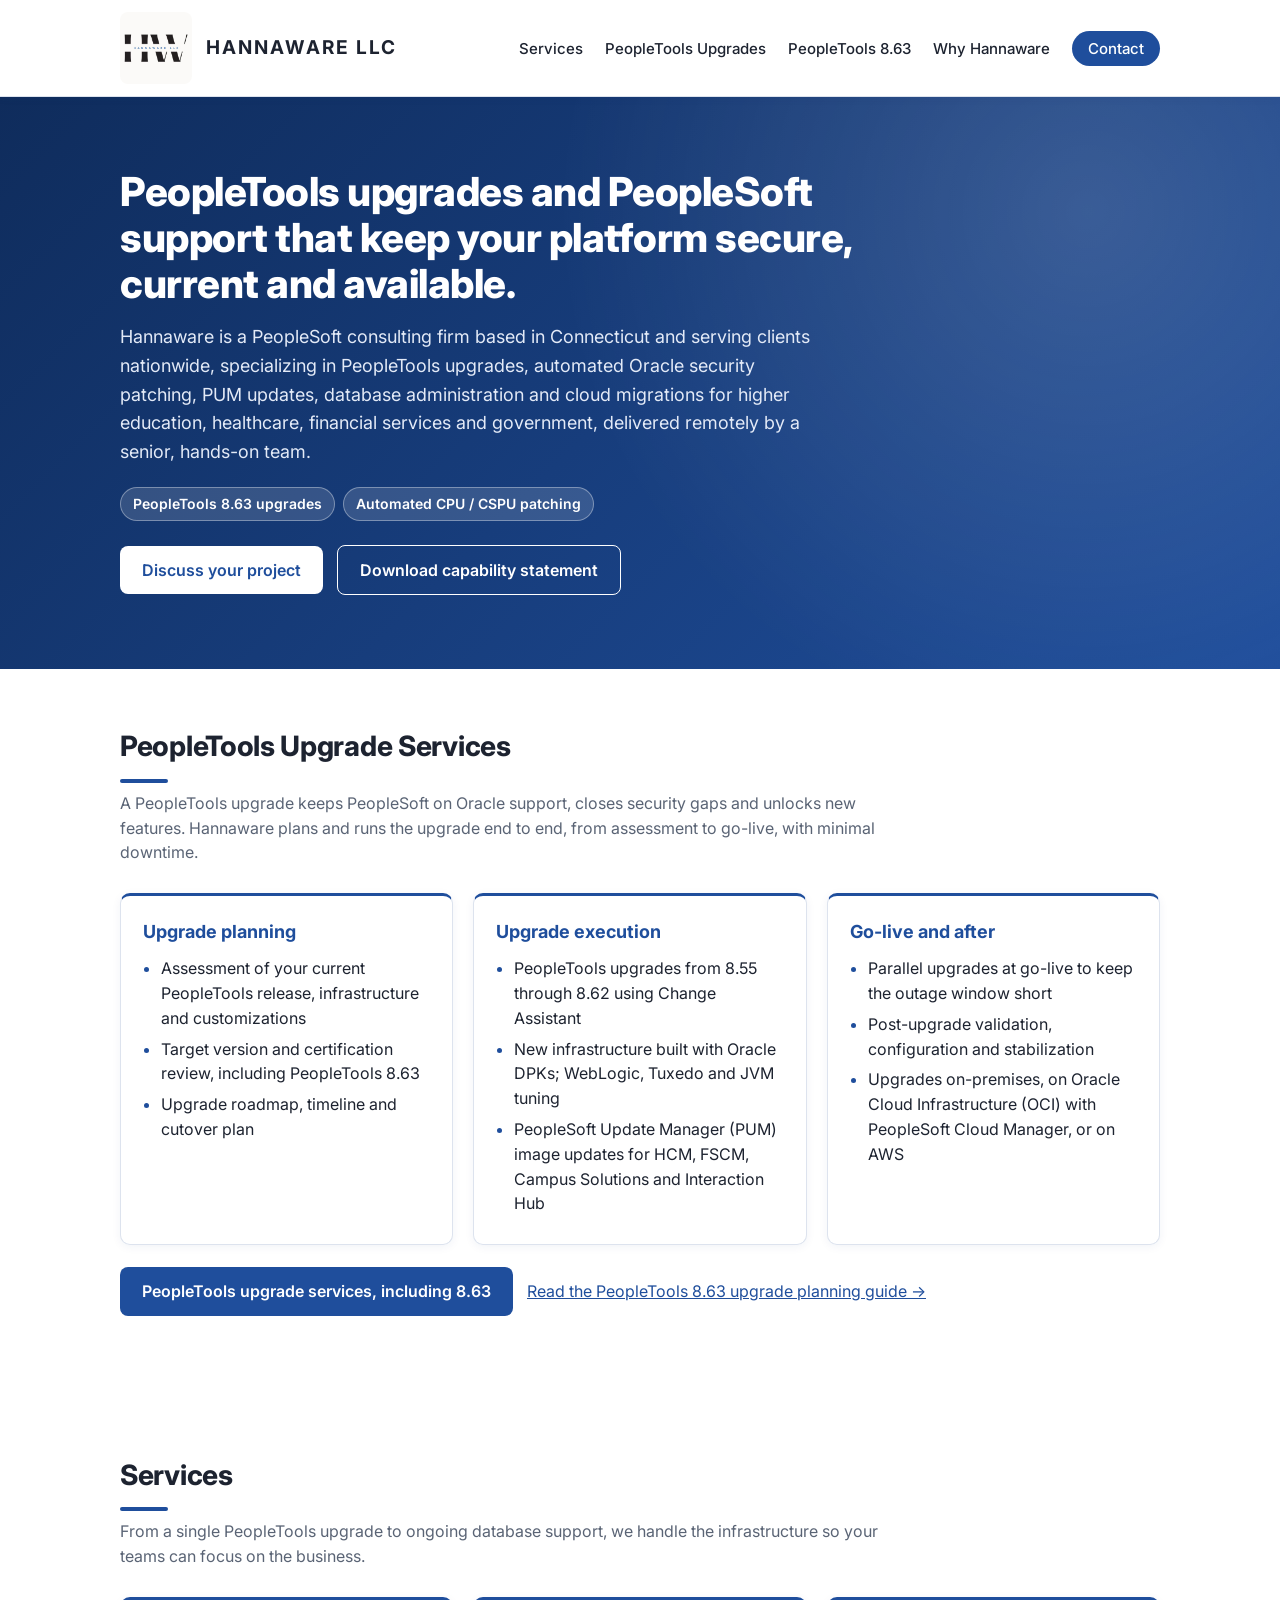
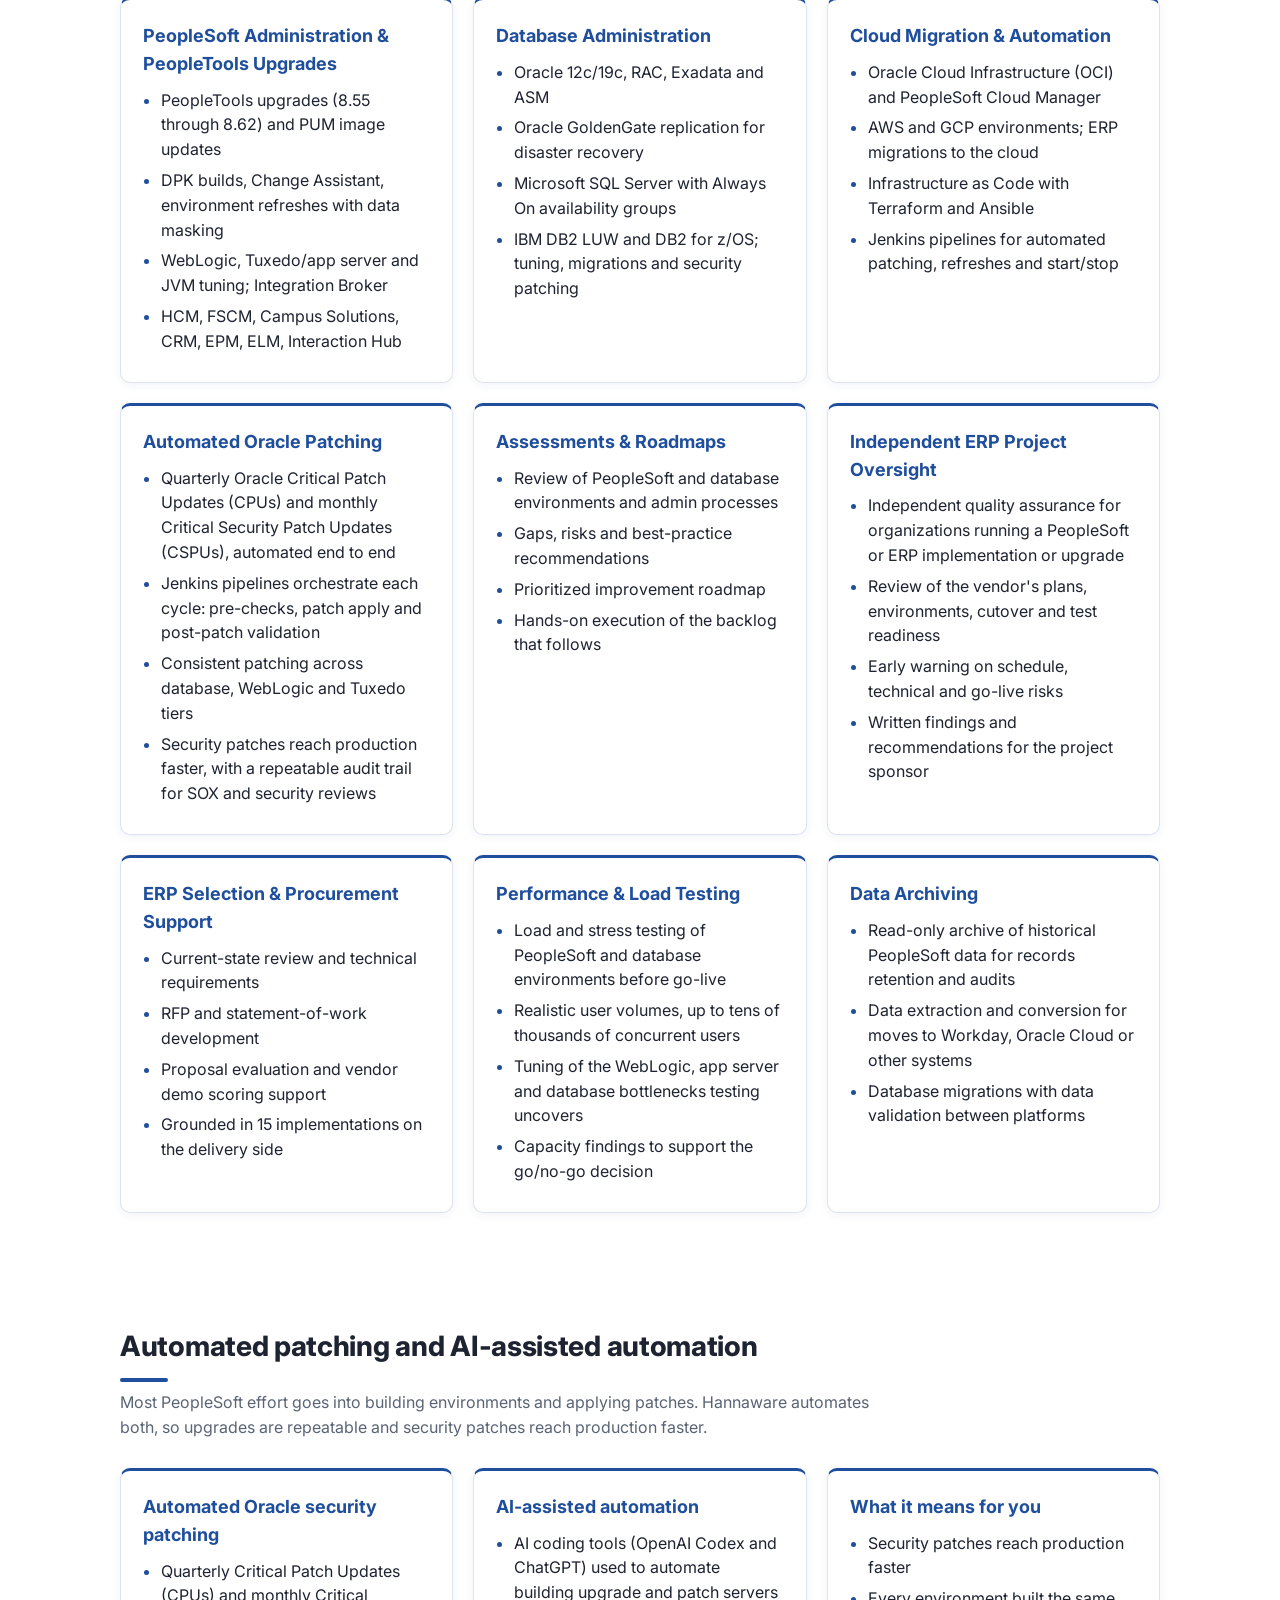
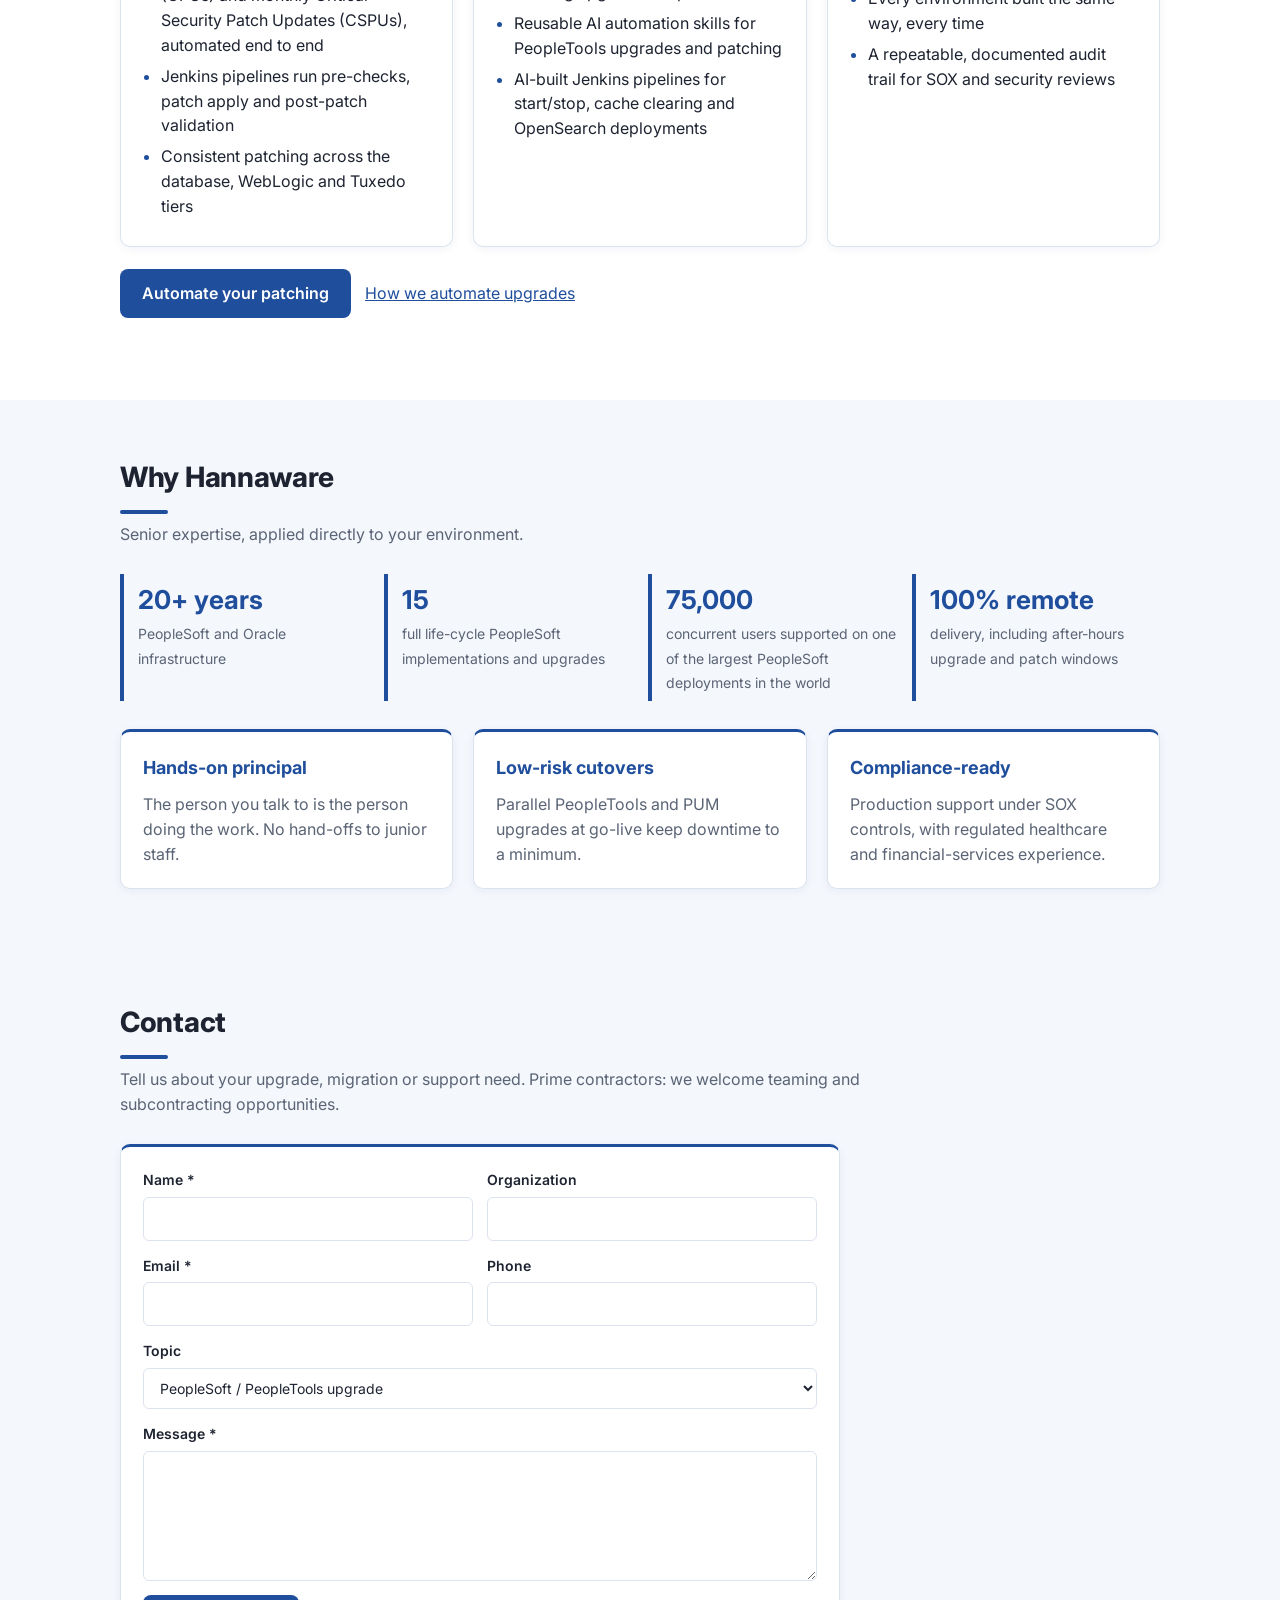
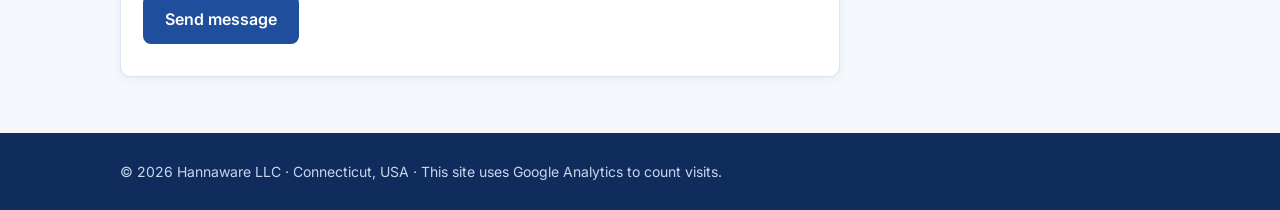
<file: index.html>
<!doctype html>
<html lang="en">
<head>
<meta charset="utf-8">
<script async src="https://www.googletagmanager.com/gtm.js?id=GTM-W7T7HLTK"></script>
<script>
  window.dataLayer = window.dataLayer || [];
  function gtag(){dataLayer.push(arguments);}
  gtag('js', new Date());
</script>
<meta name="viewport" content="width=device-width, initial-scale=1">
<title>PeopleTools Upgrade &amp; PeopleSoft Consulting | Oracle DBA | Hannaware</title>
<meta name="description" content="Hannaware LLC is a Connecticut PeopleSoft and Oracle consulting firm: PeopleTools upgrades, AI-assisted automation, PUM, Oracle, SQL Server and DB2 database administration, automated Oracle CPU patching with Jenkins, and cloud migrations to OCI and AWS. Delivered remotely nationwide.">
<meta name="keywords" content="PeopleTools upgrade, PeopleTools upgrade services, PeopleTools 8.62 upgrade, PeopleTools 8.63 upgrade, PeopleSoft upgrade, PeopleSoft upgrade consultant, PeopleSoft consultant, PeopleSoft administrator, PeopleSoft Update Manager, PUM upgrade, PeopleSoft Campus Solutions upgrade, PeopleSoft HCM upgrade, PeopleSoft FSCM upgrade, PeopleSoft on OCI, PeopleSoft Cloud Manager, Oracle DBA, Oracle CPU patching, SQL Server DBA, DB2 DBA, OCI migration, ERP quality assurance, ERP IV&amp;V, ERP selection consultant, PeopleSoft load testing, PeopleSoft data archiving, Connecticut">
<meta name="robots" content="index, follow">
<link rel="canonical" href="https://hannaware.com/">
<link rel="icon" href="logo.jpg" type="image/jpeg">
<meta property="og:type" content="website">
<meta property="og:site_name" content="Hannaware LLC">
<meta property="og:title" content="PeopleTools Upgrade &amp; PeopleSoft Consulting | Oracle DBA | Hannaware">
<meta property="og:description" content="PeopleTools upgrades, Oracle, SQL Server and DB2 database administration, automated Oracle patching and cloud migrations, delivered remotely by a senior, hands-on team.">
<meta property="og:url" content="https://hannaware.com/">
<meta property="og:image" content="https://hannaware.com/logo.jpg">
<meta name="twitter:card" content="summary">
<script type="application/ld+json">
{
  "@context": "https://schema.org",
  "@type": "ProfessionalService",
  "name": "Hannaware LLC",
  "url": "https://hannaware.com/",
  "logo": "https://hannaware.com/logo.jpg",
  "image": "https://hannaware.com/logo.jpg",
  "description": "PeopleSoft and Oracle consulting: PeopleTools upgrades, database administration (Oracle, SQL Server, DB2), automated Oracle CPU patching and cloud migrations to OCI and AWS.",
  "address": { "@type": "PostalAddress", "addressRegion": "CT", "addressCountry": "US" },
  "areaServed": { "@type": "Country", "name": "United States" },
  "knowsAbout": ["PeopleSoft", "PeopleTools", "PeopleSoft Update Manager", "Oracle Database", "Oracle Exadata", "Oracle GoldenGate", "Microsoft SQL Server", "IBM DB2", "Oracle Cloud Infrastructure", "AWS", "Jenkins", "Terraform"],
  "makesOffer": [
    { "@type": "Offer", "itemOffered": { "@type": "Service", "name": "PeopleSoft PeopleTools upgrades and administration" } },
    { "@type": "Offer", "itemOffered": { "@type": "Service", "name": "Oracle, SQL Server and DB2 database administration" } },
    { "@type": "Offer", "itemOffered": { "@type": "Service", "name": "Automated Oracle CPU and CSPU patching" } },
    { "@type": "Offer", "itemOffered": { "@type": "Service", "name": "Cloud migration to OCI and AWS" } },
    { "@type": "Offer", "itemOffered": { "@type": "Service", "name": "PeopleSoft environment assessments and roadmaps" } },
    { "@type": "Offer", "itemOffered": { "@type": "Service", "name": "Independent quality assurance and oversight of ERP implementations" } },
    { "@type": "Offer", "itemOffered": { "@type": "Service", "name": "ERP selection and procurement support" } },
    { "@type": "Offer", "itemOffered": { "@type": "Service", "name": "PeopleSoft performance and load testing" } },
    { "@type": "Offer", "itemOffered": { "@type": "Service", "name": "PeopleSoft data archiving" } }
  ]
}
</script>
<style>
  :root {
    --blue: #1F4E9C;
    --blue-dark: #163a75;
    --ink: #1d2330;
    --muted: #5a6475;
    --line: #dde3ee;
    --bg: #ffffff;
    --bg-soft: #f4f7fc;
  }
  * { box-sizing: border-box; }
  body { margin: 0; font-family: "Segoe UI", Calibri, Arial, sans-serif; color: var(--ink); background: var(--bg); line-height: 1.55; }
  a { color: var(--blue); }
  .wrap { max-width: 1080px; margin: 0 auto; padding: 0 20px; }

  header { border-bottom: 1px solid var(--line); background: #fff; position: sticky; top: 0; z-index: 10; }
  header .wrap { display: flex; align-items: center; justify-content: space-between; gap: 16px; padding-top: 10px; padding-bottom: 10px; }
  .brand { display: flex; align-items: center; gap: 10px; text-decoration: none; color: var(--ink); font-weight: 700; letter-spacing: 1px; }
  .brand img { width: 72px; height: 72px; }
  @media (max-width: 600px) { .brand img { width: 56px; height: 56px; } }
  nav a { margin-left: 18px; text-decoration: none; color: var(--muted); font-size: 15px; }
  nav a:hover { color: var(--blue); }

  .hero { background: linear-gradient(135deg, var(--blue-dark), var(--blue)); color: #fff; padding: 72px 0 64px; }
  .hero h1 { font-size: 40px; line-height: 1.15; margin: 0 0 16px; max-width: 760px; }
  .hero p { font-size: 18px; max-width: 700px; margin: 0 0 28px; color: #e3eaf7; }
  .btn { display: inline-block; padding: 12px 22px; border-radius: 6px; text-decoration: none; font-weight: 600; margin: 0 10px 10px 0; }
  .btn-light { background: #fff; color: var(--blue); }
  .btn-outline { border: 1px solid #fff; color: #fff; }

  section { padding: 56px 0; }
  section.soft { background: var(--bg-soft); }
  h2 { font-size: 28px; margin: 0 0 8px; }
  .lead { color: var(--muted); margin: 0 0 28px; max-width: 760px; }

  .grid { display: grid; gap: 20px; grid-template-columns: repeat(auto-fit, minmax(240px, 1fr)); }
  .card { background: #fff; border: 1px solid var(--line); border-radius: 10px; padding: 22px; }
  .card h3 { margin: 0 0 10px; font-size: 18px; color: var(--blue); }
  .card ul { margin: 0; padding-left: 18px; }
  .card li { margin-bottom: 6px; }

  .stats { display: grid; gap: 16px; grid-template-columns: repeat(auto-fit, minmax(180px, 1fr)); margin-top: 8px; }
  .stat { border-left: 4px solid var(--blue); padding: 6px 0 6px 14px; }
  .stat b { display: block; font-size: 26px; color: var(--blue); }
  .stat span { color: var(--muted); font-size: 14px; }

  .exp { list-style: none; padding: 0; margin: 0; display: grid; gap: 14px; grid-template-columns: repeat(auto-fit, minmax(300px, 1fr)); }
  .exp li { background: #fff; border: 1px solid var(--line); border-radius: 10px; padding: 16px 18px; }
  .exp b { display: block; margin-bottom: 4px; }
  .note { color: var(--muted); font-size: 14px; margin-top: 14px; }

  table.data { border-collapse: collapse; width: 100%; max-width: 720px; background: #fff; }
  table.data td { border: 1px solid var(--line); padding: 10px 14px; vertical-align: top; }
  table.data td:first-child { font-weight: 600; width: 34%; color: var(--blue); }

  .contact { display: grid; gap: 24px; grid-template-columns: repeat(auto-fit, minmax(280px, 1fr)); }
  .cform { max-width: 720px; display: grid; gap: 14px; }
  .cform .row { display: grid; gap: 14px; grid-template-columns: 1fr 1fr; }
  .cform label { display: grid; gap: 6px; font-size: 14px; font-weight: 600; color: var(--ink); }
  .cform input, .cform select, .cform textarea { font: inherit; font-weight: 400; padding: 10px 12px; border: 1px solid var(--line); border-radius: 6px; background: #fff; color: var(--ink); width: 100%; }
  .cform input:focus, .cform select:focus, .cform textarea:focus { outline: 2px solid var(--blue); border-color: var(--blue); }
  .btn-primary { background: var(--blue); color: #fff; border: 0; cursor: pointer; justify-self: start; font: inherit; font-weight: 600; }
  .thanks { display: none; color: var(--blue); font-weight: 600; margin-top: 14px; }
  .thanks:target { display: block; }
  @media (max-width: 640px) { .cform .row { grid-template-columns: 1fr; } }
  footer { border-top: 1px solid var(--line); padding: 22px 0; color: var(--muted); font-size: 14px; }

  @media (max-width: 640px) {
    nav { display: none; }
    .hero { padding: 48px 0; }
    .hero h1 { font-size: 30px; }
  }
</style>
<link rel="preconnect" href="https://fonts.googleapis.com"><link rel="preconnect" href="https://fonts.gstatic.com" crossorigin><link href="https://fonts.googleapis.com/css2?family=Inter:wght@400;500;600;700;800&display=swap" rel="stylesheet">
<link rel="stylesheet" href="theme.css">
</head>
<body>

<header>
  <div class="wrap">
    <a class="brand" href="#top"><img src="logo.jpg" alt="Hannaware LLC logo">HANNAWARE LLC</a>
    <nav>
      <a href="#services">Services</a>
      <a href="/peopletools-upgrade/">PeopleTools Upgrades</a>
      <a href="/peopletools-8-63-upgrade/">PeopleTools 8.63</a>
      <a href="#why">Why Hannaware</a>
      <a href="#contact">Contact</a>
    </nav>
  </div>
</header>

<div class="hero" id="top">
  <div class="wrap">
    <h1>PeopleTools upgrades and PeopleSoft support that keep your platform secure, current and available.</h1>
    <p>Hannaware is a PeopleSoft consulting firm based in Connecticut and serving clients nationwide, specializing in PeopleTools upgrades, automated Oracle security patching, PUM updates, database administration and cloud migrations for higher education, healthcare, financial services and government, delivered remotely by a senior, hands-on team.</p>
    <div class="pills"><span>PeopleTools 8.63 upgrades</span><span>Automated CPU / CSPU patching</span></div>
    <a class="btn btn-light" href="#contact">Discuss your project</a>
    <a class="btn btn-outline" href="Hannaware-Capability-Statement.pdf">Download capability statement</a>
  </div>
</div>

<section id="peopletools-upgrade">
  <div class="wrap">
    <h2>PeopleTools Upgrade Services</h2>
    <p class="lead">A PeopleTools upgrade keeps PeopleSoft on Oracle support, closes security gaps and unlocks new features. Hannaware plans and runs the upgrade end to end, from assessment to go-live, with minimal downtime.</p>
    <div class="grid">
      <div class="card">
        <h3>Upgrade planning</h3>
        <ul>
          <li>Assessment of your current PeopleTools release, infrastructure and customizations</li>
          <li>Target version and certification review, including PeopleTools 8.63</li>
          <li>Upgrade roadmap, timeline and cutover plan</li>
        </ul>
      </div>
      <div class="card">
        <h3>Upgrade execution</h3>
        <ul>
          <li>PeopleTools upgrades from 8.55 through 8.62 using Change Assistant</li>
          <li>New infrastructure built with Oracle DPKs; WebLogic, Tuxedo and JVM tuning</li>
          <li>PeopleSoft Update Manager (PUM) image updates for HCM, FSCM, Campus Solutions and Interaction Hub</li>
        </ul>
      </div>
      <div class="card">
        <h3>Go-live and after</h3>
        <ul>
          <li>Parallel upgrades at go-live to keep the outage window short</li>
          <li>Post-upgrade validation, configuration and stabilization</li>
          <li>Upgrades on-premises, on Oracle Cloud Infrastructure (OCI) with PeopleSoft Cloud Manager, or on AWS</li>
        </ul>
      </div>
    </div>
    <p style="margin-top:22px"><a class="btn btn-primary" href="/peopletools-upgrade/">PeopleTools upgrade services, including 8.63</a> <a href="/peopletools-8-63-upgrade/">Read the PeopleTools 8.63 upgrade planning guide &rarr;</a></p>
  </div>
</section>


<section id="services">
  <div class="wrap">
    <h2>Services</h2>
    <p class="lead">From a single PeopleTools upgrade to ongoing database support, we handle the infrastructure so your teams can focus on the business.</p>
    <div class="grid">
      <div class="card">
        <h3>PeopleSoft Administration &amp; PeopleTools Upgrades</h3>
        <ul>
          <li>PeopleTools upgrades (8.55 through 8.62) and PUM image updates</li>
          <li>DPK builds, Change Assistant, environment refreshes with data masking</li>
          <li>WebLogic, Tuxedo/app server and JVM tuning; Integration Broker</li>
          <li>HCM, FSCM, Campus Solutions, CRM, EPM, ELM, Interaction Hub</li>
        </ul>
      </div>
      <div class="card">
        <h3>Database Administration</h3>
        <ul>
          <li>Oracle 12c/19c, RAC, Exadata and ASM</li>
          <li>Oracle GoldenGate replication for disaster recovery</li>
          <li>Microsoft SQL Server with Always On availability groups</li>
          <li>IBM DB2 LUW and DB2 for z/OS; tuning, migrations and security patching</li>
        </ul>
      </div>
      <div class="card">
        <h3>Cloud Migration &amp; Automation</h3>
        <ul>
          <li>Oracle Cloud Infrastructure (OCI) and PeopleSoft Cloud Manager</li>
          <li>AWS and GCP environments; ERP migrations to the cloud</li>
          <li>Infrastructure as Code with Terraform and Ansible</li>
          <li>Jenkins pipelines for automated patching, refreshes and start/stop</li>
        </ul>
      </div>
      <div class="card">
        <h3>Automated Oracle Patching</h3>
        <ul>
          <li>Quarterly Oracle Critical Patch Updates (CPUs) and monthly Critical Security Patch Updates (CSPUs), automated end to end</li>
          <li>Jenkins pipelines orchestrate each cycle: pre-checks, patch apply and post-patch validation</li>
          <li>Consistent patching across database, WebLogic and Tuxedo tiers</li>
          <li>Security patches reach production faster, with a repeatable audit trail for SOX and security reviews</li>
        </ul>
      </div>
      <div class="card">
        <h3>Assessments &amp; Roadmaps</h3>
        <ul>
          <li>Review of PeopleSoft and database environments and admin processes</li>
          <li>Gaps, risks and best-practice recommendations</li>
          <li>Prioritized improvement roadmap</li>
          <li>Hands-on execution of the backlog that follows</li>
        </ul>
      </div>
      <div class="card">
        <h3>Independent ERP Project Oversight</h3>
        <ul>
          <li>Independent quality assurance for organizations running a PeopleSoft or ERP implementation or upgrade</li>
          <li>Review of the vendor's plans, environments, cutover and test readiness</li>
          <li>Early warning on schedule, technical and go-live risks</li>
          <li>Written findings and recommendations for the project sponsor</li>
        </ul>
      </div>
      <div class="card">
        <h3>ERP Selection &amp; Procurement Support</h3>
        <ul>
          <li>Current-state review and technical requirements</li>
          <li>RFP and statement-of-work development</li>
          <li>Proposal evaluation and vendor demo scoring support</li>
          <li>Grounded in 15 implementations on the delivery side</li>
        </ul>
      </div>
      <div class="card">
        <h3>Performance &amp; Load Testing</h3>
        <ul>
          <li>Load and stress testing of PeopleSoft and database environments before go-live</li>
          <li>Realistic user volumes, up to tens of thousands of concurrent users</li>
          <li>Tuning of the WebLogic, app server and database bottlenecks testing uncovers</li>
          <li>Capacity findings to support the go/no-go decision</li>
        </ul>
      </div>
      <div class="card">
        <h3>Data Archiving</h3>
        <ul>
          <li>Read-only archive of historical PeopleSoft data for records retention and audits</li>
          <li>Data extraction and conversion for moves to Workday, Oracle Cloud or other systems</li>
          <li>Database migrations with data validation between platforms</li>
        </ul>
      </div>
    </div>
  </div>
</section>

<section id="automation">
  <div class="wrap">
    <h2>Automated patching and AI-assisted automation</h2>
    <p class="lead">Most PeopleSoft effort goes into building environments and applying patches. Hannaware automates both, so upgrades are repeatable and security patches reach production faster.</p>
    <div class="grid">
      <div class="card">
        <h3>Automated Oracle security patching</h3>
        <ul>
          <li>Quarterly Critical Patch Updates (CPUs) and monthly Critical Security Patch Updates (CSPUs), automated end to end</li>
          <li>Jenkins pipelines run pre-checks, patch apply and post-patch validation</li>
          <li>Consistent patching across the database, WebLogic and Tuxedo tiers</li>
        </ul>
      </div>
      <div class="card">
        <h3>AI-assisted automation</h3>
        <ul>
          <li>AI coding tools (OpenAI Codex and ChatGPT) used to automate building upgrade and patch servers</li>
          <li>Reusable AI automation skills for PeopleTools upgrades and patching</li>
          <li>AI-built Jenkins pipelines for start/stop, cache clearing and OpenSearch deployments</li>
        </ul>
      </div>
      <div class="card">
        <h3>What it means for you</h3>
        <ul>
          <li>Security patches reach production faster</li>
          <li>Every environment built the same way, every time</li>
          <li>A repeatable, documented audit trail for SOX and security reviews</li>
        </ul>
      </div>
    </div>
    <p style="margin-top:22px"><a class="btn btn-primary" href="#contact">Automate your patching</a> <a href="/peopletools-upgrade/#automation">How we automate upgrades</a></p>
  </div>
</section>


<section class="soft" id="why">
  <div class="wrap">
    <h2>Why Hannaware</h2>
    <p class="lead">Senior expertise, applied directly to your environment.</p>
    <div class="stats">
      <div class="stat"><b>20+ years</b><span>PeopleSoft and Oracle infrastructure</span></div>
      <div class="stat"><b>15</b><span>full life-cycle PeopleSoft implementations and upgrades</span></div>
      <div class="stat"><b>75,000</b><span>concurrent users supported on one of the largest PeopleSoft deployments in the world</span></div>
      <div class="stat"><b>100% remote</b><span>delivery, including after-hours upgrade and patch windows</span></div>
    </div>
    <div class="grid" style="margin-top:28px">
      <div class="card"><h3>Hands-on principal</h3><p>The person you talk to is the person doing the work. No hand-offs to junior staff.</p></div>
      <div class="card"><h3>Low-risk cutovers</h3><p>Parallel PeopleTools and PUM upgrades at go-live keep downtime to a minimum.</p></div>
      <div class="card"><h3>Compliance-ready</h3><p>Production support under SOX controls, with regulated healthcare and financial-services experience.</p></div>
    </div>
  </div>
</section>

<section class="soft" id="contact">
  <div class="wrap">
    <h2>Contact</h2>
    <p class="lead">Tell us about your upgrade, migration or support need. Prime contractors: we welcome teaming and subcontracting opportunities.</p>
    <form class="card cform" action="https://formsubmit.co/luis.burgoa.rocks@gmail.com" method="POST">
      <input type="hidden" name="_subject" value="Hannaware website inquiry">
      <input type="hidden" name="_template" value="table">
      <input type="hidden" name="_next" value="https://hannaware.com/#thanks">
      <input type="text" name="_honey" style="display:none" tabindex="-1" autocomplete="off">
      <div class="row">
        <label>Name *<input type="text" name="name" required></label>
        <label>Organization<input type="text" name="organization"></label>
      </div>
      <div class="row">
        <label>Email *<input type="email" name="email" required></label>
        <label>Phone<input type="tel" name="phone"></label>
      </div>
      <label>Topic
        <select name="topic">
          <option>PeopleSoft / PeopleTools upgrade</option>
          <option>Database administration (Oracle, SQL Server, DB2)</option>
          <option>Cloud migration / OCI / AWS</option>
          <option>Assessment &amp; roadmap</option>
          <option>Teaming / subcontracting</option>
          <option>Other</option>
        </select>
      </label>
      <label>Message *<textarea name="message" rows="5" required></textarea></label>
      <button type="submit" class="btn btn-primary">Send message</button>
    </form>
    <p id="thanks" class="thanks">Thank you, your message was sent. We'll be in touch shortly.</p>
  </div>
</section>

<footer>
  <div class="wrap">&copy; 2026 Hannaware LLC &middot; Connecticut, USA &middot; This site uses Google Analytics to count visits.</div>
</footer>

</body>
</html>
</file>
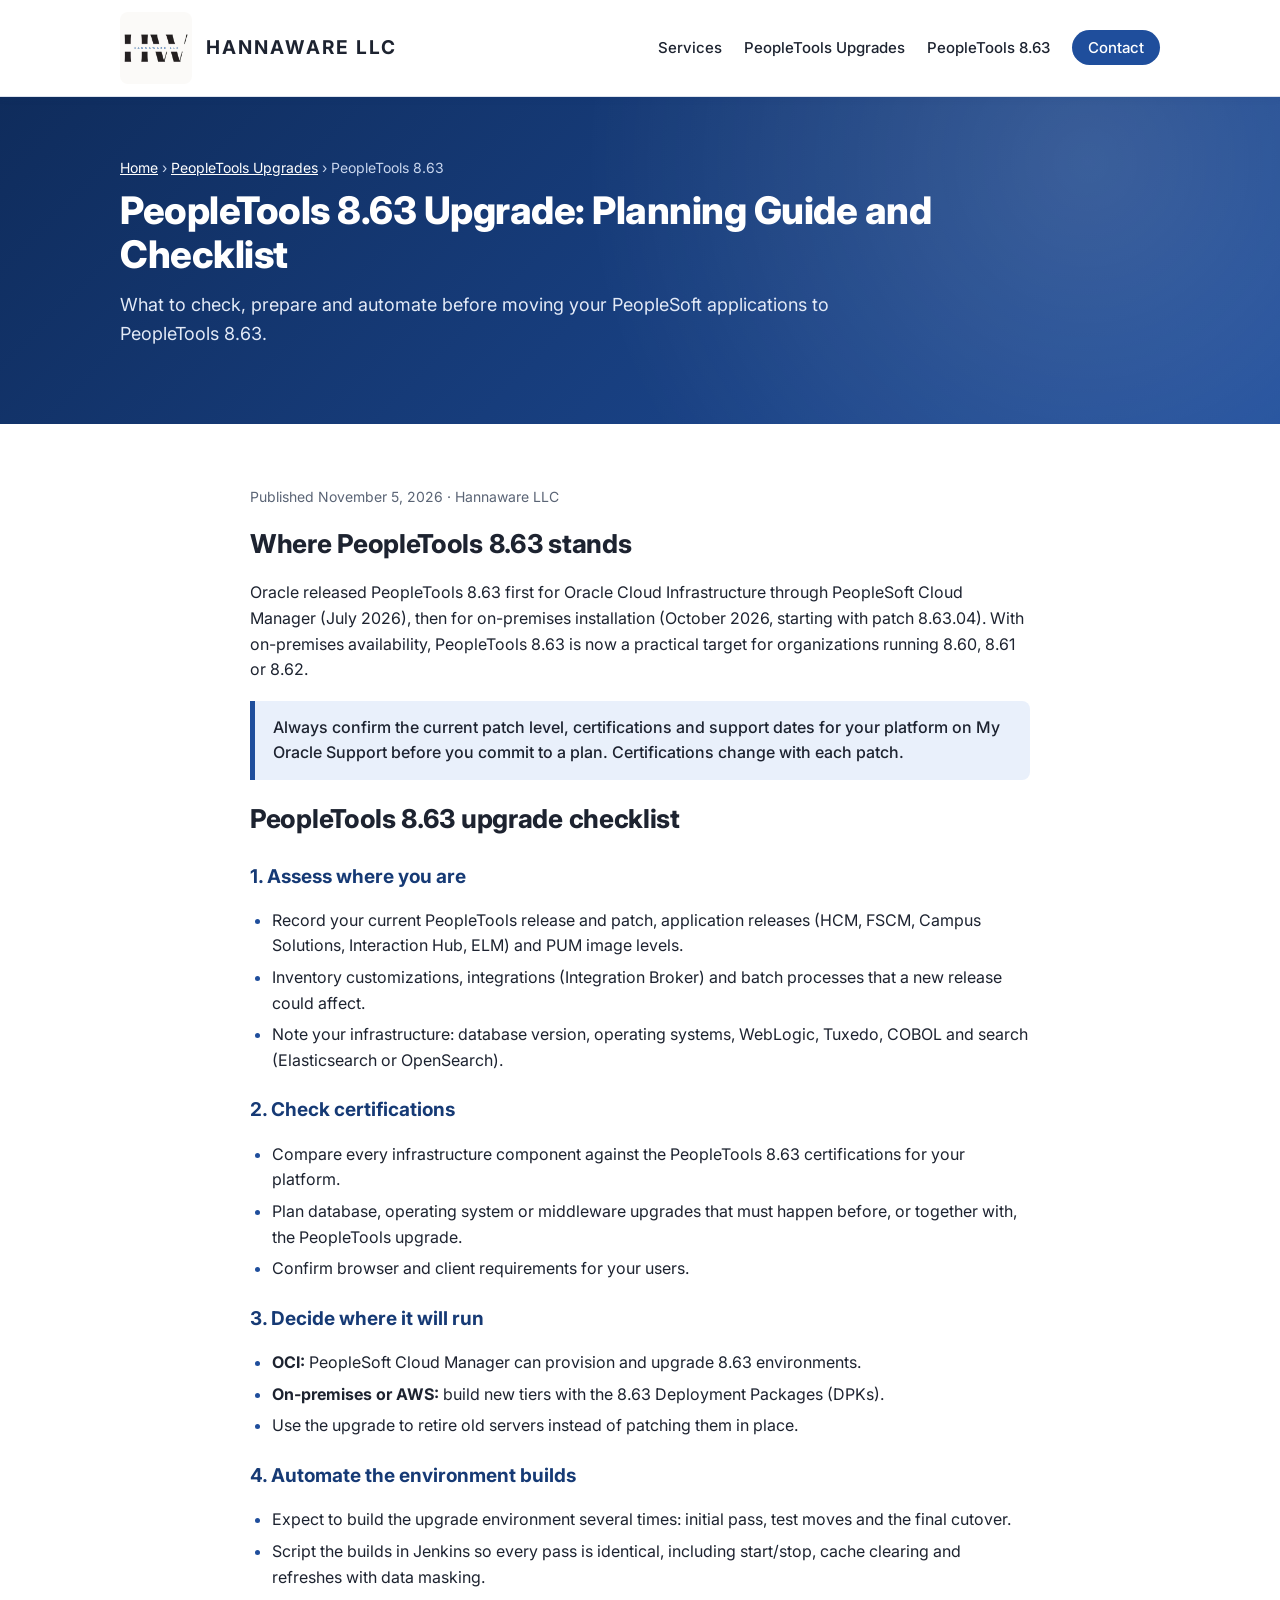
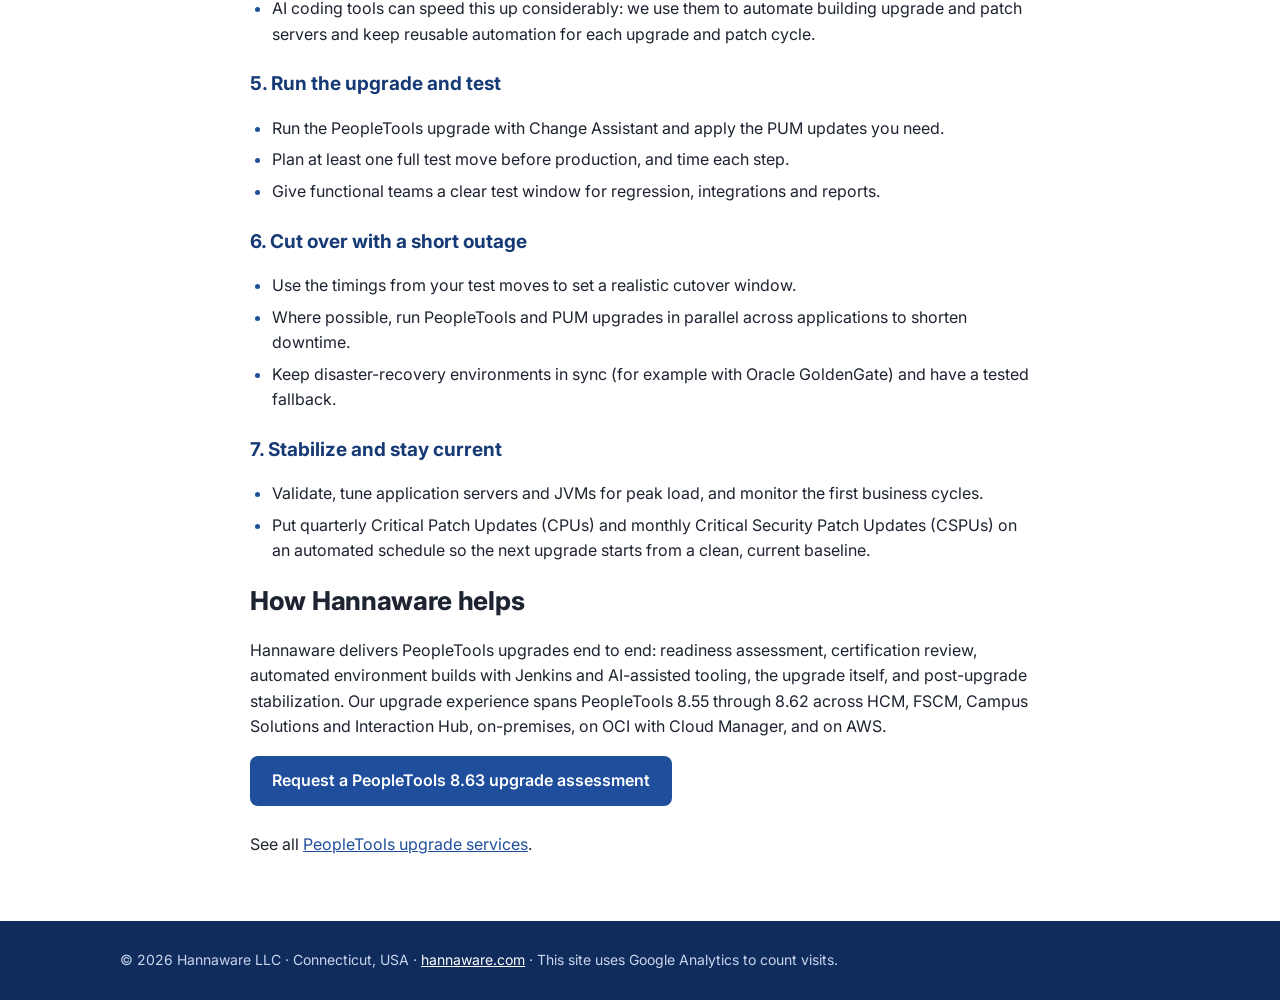
<file: peopletools-8-63-upgrade/index.html>
<!doctype html>
<html lang="en">
<head>
<meta charset="utf-8">
<script async src="https://www.googletagmanager.com/gtm.js?id=GTM-W7T7HLTK"></script>
<script>
  window.dataLayer = window.dataLayer || [];
  function gtag(){dataLayer.push(arguments);}
  gtag('js', new Date());
</script>
<meta name="viewport" content="width=device-width, initial-scale=1">
<title>PeopleTools 8.63 Upgrade: Planning Guide and Checklist | Hannaware</title>
<meta name="description" content="How to plan a PeopleTools 8.63 upgrade: release availability on OCI and on-premises, certification checks, PUM and DPK preparation, testing and cutover, and how to automate upgrade server builds.">
<meta name="keywords" content="PeopleTools 8.63, PeopleTools 8.63 upgrade, PeopleTools upgrade checklist, PeopleTools upgrade plan, upgrade to PeopleTools 8.63, PeopleSoft 8.63, PeopleSoft Cloud Manager 8.63, PeopleTools upgrade automation">
<link rel="canonical" href="https://hannaware.com/peopletools-8-63-upgrade/">
<link rel="icon" href="/logo.jpg" type="image/jpeg">
<meta property="og:type" content="article">
<meta property="og:title" content="PeopleTools 8.63 Upgrade: Planning Guide and Checklist">
<meta property="og:description" content="A practical checklist for planning and running a PeopleTools 8.63 upgrade.">
<meta property="og:url" content="https://hannaware.com/peopletools-8-63-upgrade/">
<meta property="og:image" content="https://hannaware.com/logo.jpg">
<link rel="preconnect" href="https://fonts.googleapis.com"><link rel="preconnect" href="https://fonts.gstatic.com" crossorigin><link href="https://fonts.googleapis.com/css2?family=Inter:wght@400;500;600;700;800&display=swap" rel="stylesheet">
<link rel="stylesheet" href="/site.css">
<link rel="stylesheet" href="/theme.css">
<script type="application/ld+json">
{
  "@context": "https://schema.org",
  "@type": "Article",
  "headline": "PeopleTools 8.63 Upgrade: Planning Guide and Checklist",
  "datePublished": "2026-11-05",
  "dateModified": "2026-11-05",
  "author": { "@type": "Organization", "name": "Hannaware LLC", "url": "https://hannaware.com/" },
  "publisher": { "@type": "Organization", "name": "Hannaware LLC", "logo": { "@type": "ImageObject", "url": "https://hannaware.com/logo.jpg" } },
  "mainEntityOfPage": "https://hannaware.com/peopletools-8-63-upgrade/"
}
</script>
</head>
<body>

<header>
  <div class="wrap">
    <a class="brand" href="/"><img src="/logo.jpg" alt="Hannaware LLC logo">HANNAWARE LLC</a>
    <nav>
      <a href="/#services">Services</a>
      <a href="/peopletools-upgrade/">PeopleTools Upgrades</a>
      <a href="/peopletools-8-63-upgrade/">PeopleTools 8.63</a>
      <a href="/#contact">Contact</a>
    </nav>
  </div>
</header>

<div class="hero">
  <div class="wrap">
    <div class="crumb"><a href="/">Home</a> &rsaquo; <a href="/peopletools-upgrade/">PeopleTools Upgrades</a> &rsaquo; PeopleTools 8.63</div>
    <h1>PeopleTools 8.63 Upgrade: Planning Guide and Checklist</h1>
    <p>What to check, prepare and automate before moving your PeopleSoft applications to PeopleTools 8.63.</p>
  </div>
</div>

<section>
  <div class="wrap narrow">
    <article>
      <p class="meta">Published November 5, 2026 &middot; Hannaware LLC</p>

      <h2>Where PeopleTools 8.63 stands</h2>
      <p>Oracle released PeopleTools 8.63 first for Oracle Cloud Infrastructure through PeopleSoft Cloud Manager (July 2026), then for on-premises installation (October 2026, starting with patch 8.63.04). With on-premises availability, PeopleTools 8.63 is now a practical target for organizations running 8.60, 8.61 or 8.62.</p>
      <div class="callout">Always confirm the current patch level, certifications and support dates for your platform on My Oracle Support before you commit to a plan. Certifications change with each patch.</div>

      <h2>PeopleTools 8.63 upgrade checklist</h2>

      <h3>1. Assess where you are</h3>
      <ul>
        <li>Record your current PeopleTools release and patch, application releases (HCM, FSCM, Campus Solutions, Interaction Hub, ELM) and PUM image levels.</li>
        <li>Inventory customizations, integrations (Integration Broker) and batch processes that a new release could affect.</li>
        <li>Note your infrastructure: database version, operating systems, WebLogic, Tuxedo, COBOL and search (Elasticsearch or OpenSearch).</li>
      </ul>

      <h3>2. Check certifications</h3>
      <ul>
        <li>Compare every infrastructure component against the PeopleTools 8.63 certifications for your platform.</li>
        <li>Plan database, operating system or middleware upgrades that must happen before, or together with, the PeopleTools upgrade.</li>
        <li>Confirm browser and client requirements for your users.</li>
      </ul>

      <h3>3. Decide where it will run</h3>
      <ul>
        <li><b>OCI:</b> PeopleSoft Cloud Manager can provision and upgrade 8.63 environments.</li>
        <li><b>On-premises or AWS:</b> build new tiers with the 8.63 Deployment Packages (DPKs).</li>
        <li>Use the upgrade to retire old servers instead of patching them in place.</li>
      </ul>

      <h3>4. Automate the environment builds</h3>
      <ul>
        <li>Expect to build the upgrade environment several times: initial pass, test moves and the final cutover.</li>
        <li>Script the builds in Jenkins so every pass is identical, including start/stop, cache clearing and refreshes with data masking.</li>
        <li>AI coding tools can speed this up considerably: we use them to automate building upgrade and patch servers and keep reusable automation for each upgrade and patch cycle.</li>
      </ul>

      <h3>5. Run the upgrade and test</h3>
      <ul>
        <li>Run the PeopleTools upgrade with Change Assistant and apply the PUM updates you need.</li>
        <li>Plan at least one full test move before production, and time each step.</li>
        <li>Give functional teams a clear test window for regression, integrations and reports.</li>
      </ul>

      <h3>6. Cut over with a short outage</h3>
      <ul>
        <li>Use the timings from your test moves to set a realistic cutover window.</li>
        <li>Where possible, run PeopleTools and PUM upgrades in parallel across applications to shorten downtime.</li>
        <li>Keep disaster-recovery environments in sync (for example with Oracle GoldenGate) and have a tested fallback.</li>
      </ul>

      <h3>7. Stabilize and stay current</h3>
      <ul>
        <li>Validate, tune application servers and JVMs for peak load, and monitor the first business cycles.</li>
        <li>Put quarterly Critical Patch Updates (CPUs) and monthly Critical Security Patch Updates (CSPUs) on an automated schedule so the next upgrade starts from a clean, current baseline.</li>
      </ul>

      <h2>How Hannaware helps</h2>
      <p>Hannaware delivers PeopleTools upgrades end to end: readiness assessment, certification review, automated environment builds with Jenkins and AI-assisted tooling, the upgrade itself, and post-upgrade stabilization. Our upgrade experience spans PeopleTools 8.55 through 8.62 across HCM, FSCM, Campus Solutions and Interaction Hub, on-premises, on OCI with Cloud Manager, and on AWS.</p>
      <p><a class="btn btn-primary" href="/#contact">Request a PeopleTools 8.63 upgrade assessment</a></p>
      <p>See all <a href="/peopletools-upgrade/">PeopleTools upgrade services</a>.</p>
    </article>
  </div>
</section>

<footer>
  <div class="wrap">&copy; 2026 Hannaware LLC &middot; Connecticut, USA &middot; <a href="/">hannaware.com</a> &middot; This site uses Google Analytics to count visits.</div>
</footer>
</body>
</html>
</file>
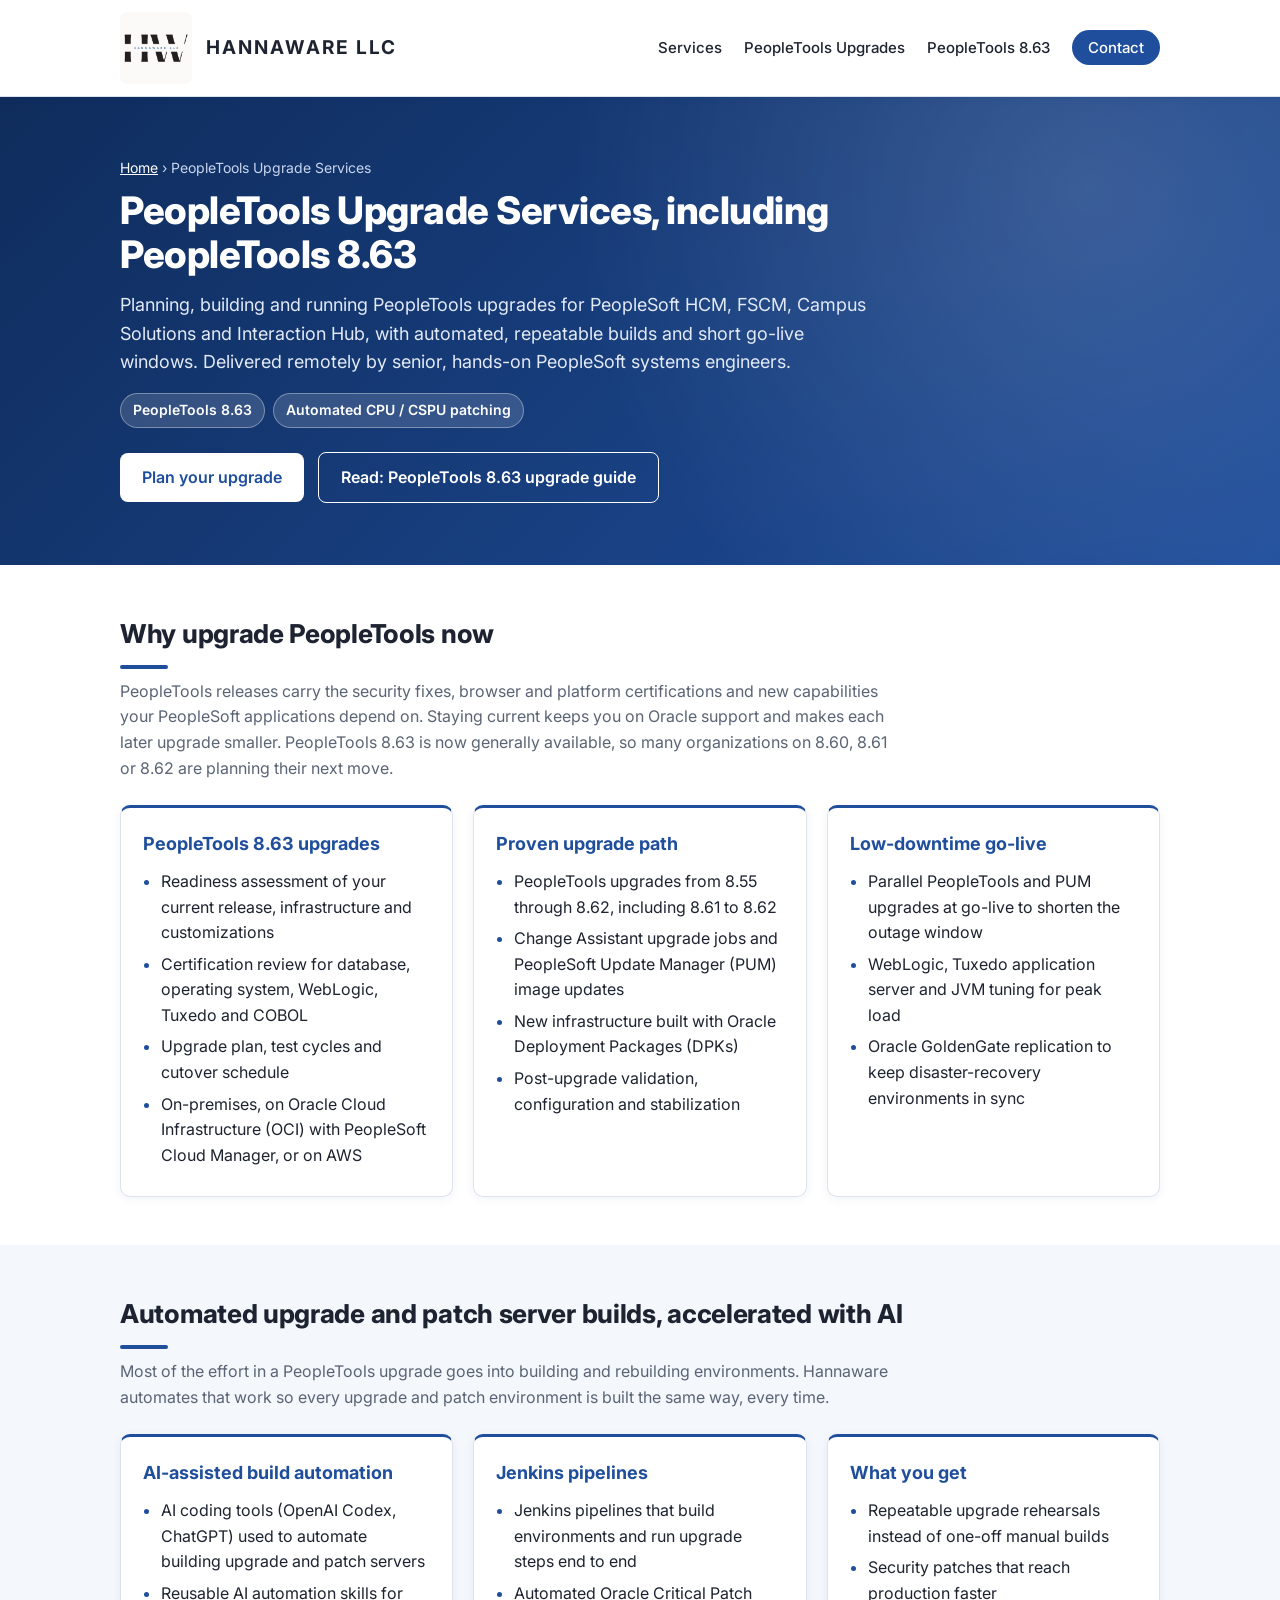
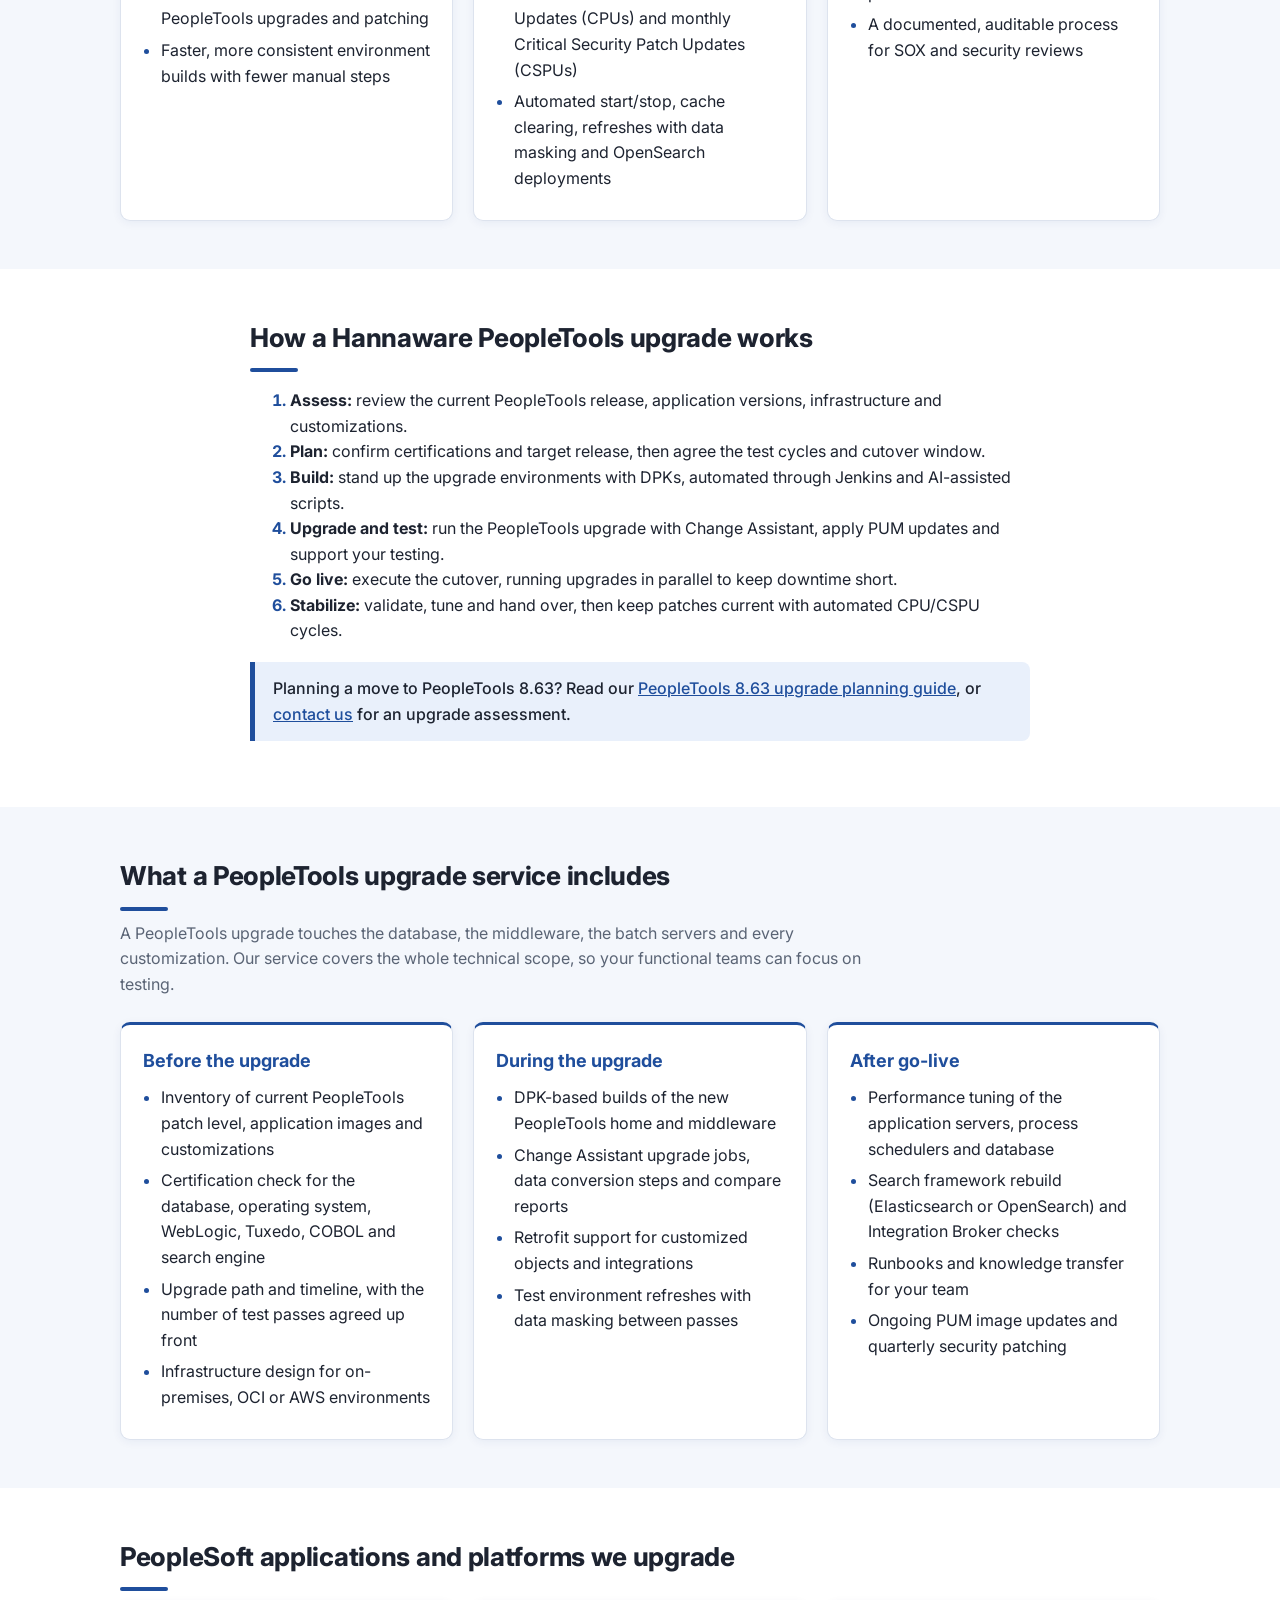
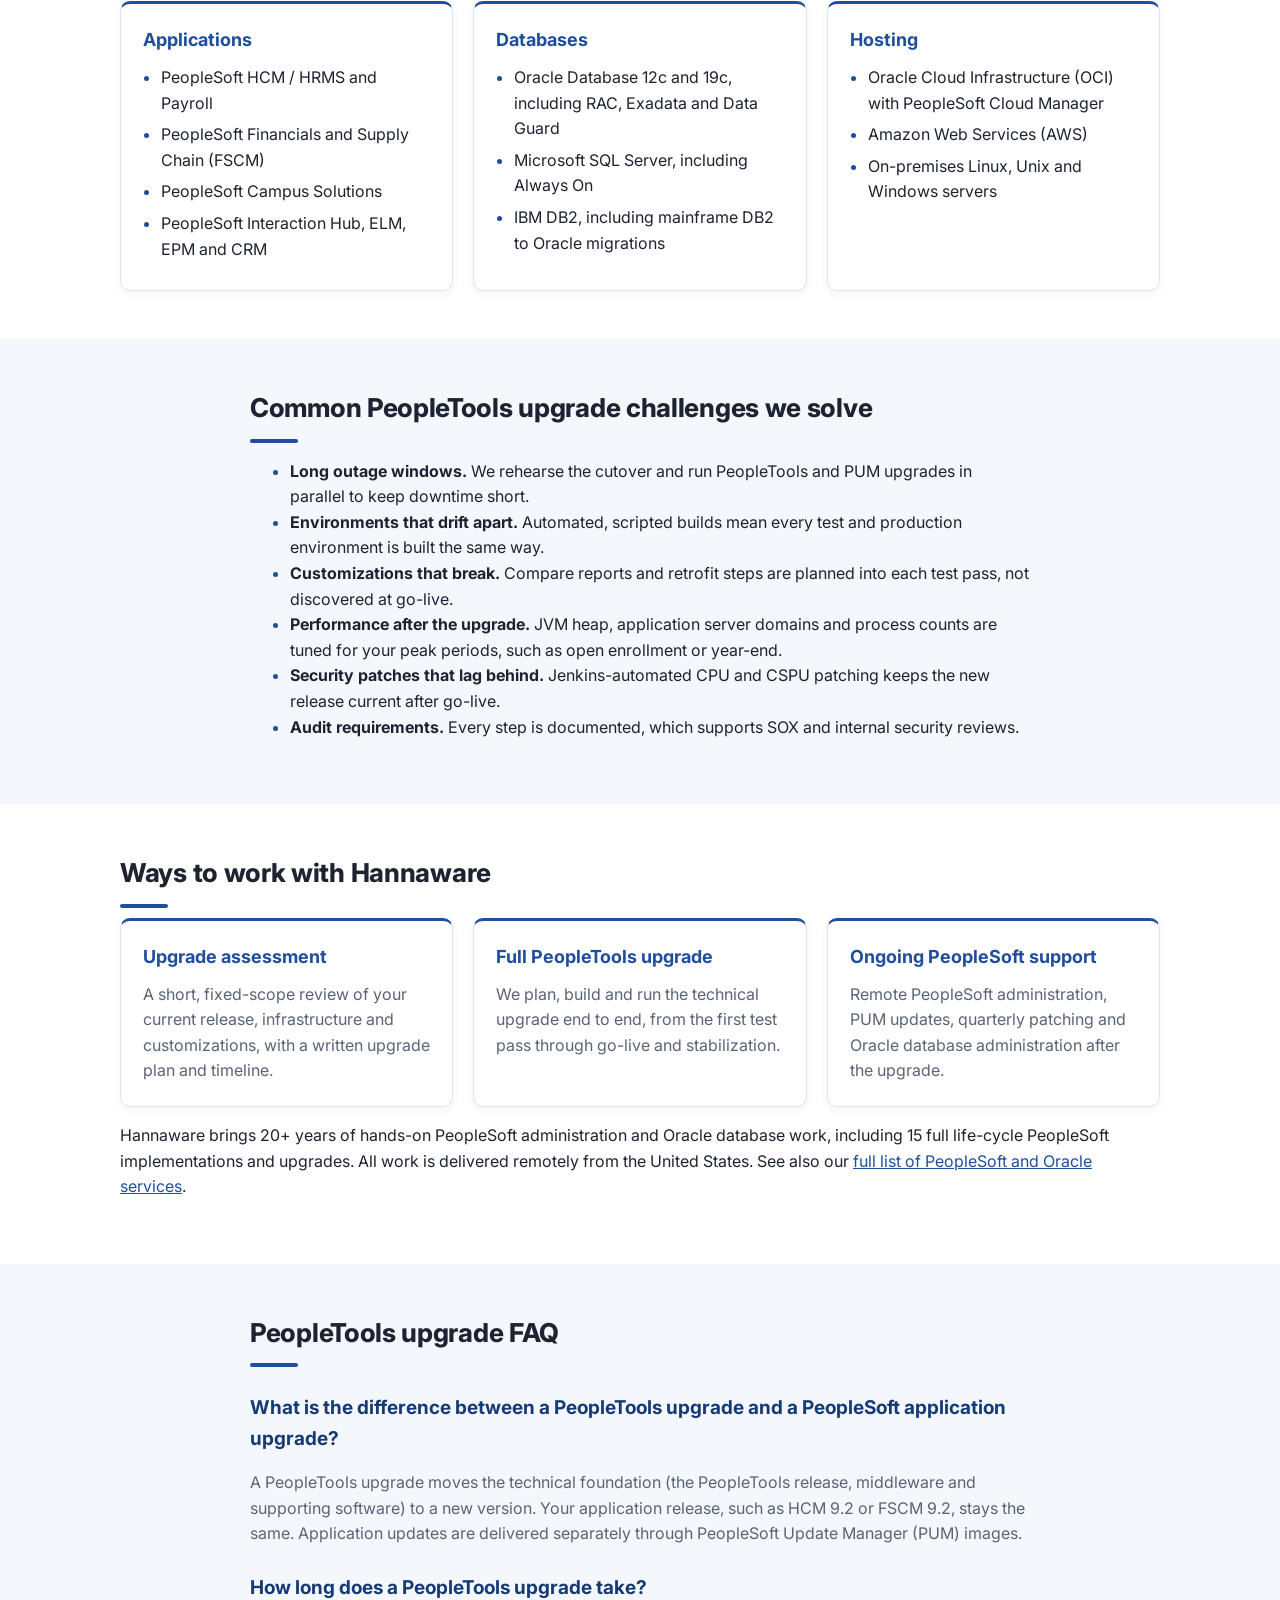
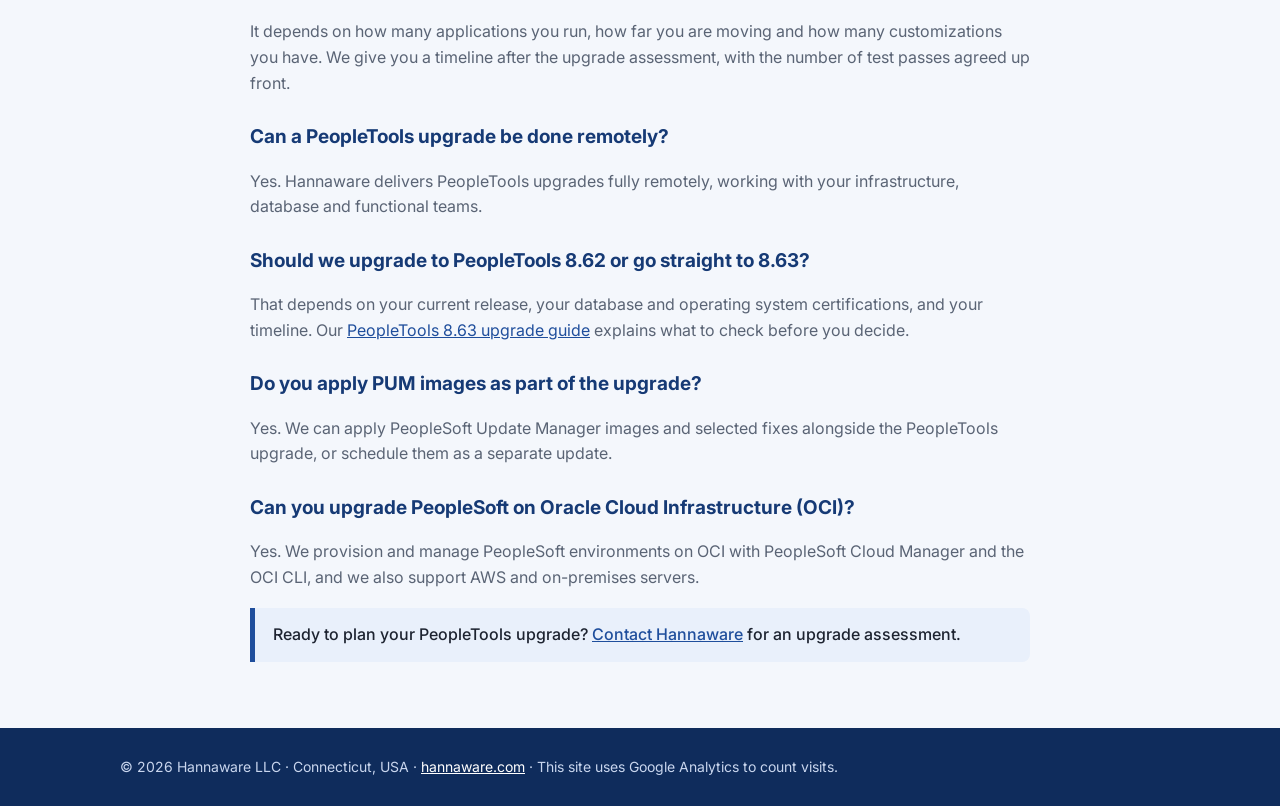
<file: peopletools-upgrade/index.html>
<!doctype html>
<html lang="en">
<head>
<meta charset="utf-8">
<script async src="https://www.googletagmanager.com/gtm.js?id=GTM-W7T7HLTK"></script>
<script>
  window.dataLayer = window.dataLayer || [];
  function gtag(){dataLayer.push(arguments);}
  gtag('js', new Date());
</script>
<meta name="viewport" content="width=device-width, initial-scale=1">
<title>PeopleTools Upgrade Services, Including PeopleTools 8.63 | Hannaware</title>
<meta name="description" content="PeopleTools upgrade services for PeopleSoft HCM, FSCM, Campus Solutions and Interaction Hub: PeopleTools 8.62 and 8.63 upgrades, PUM updates, DPK builds and AI-assisted build-server automation. Delivered remotely by Hannaware.">
<meta name="keywords" content="PeopleTools upgrade, PeopleTools 8.63 upgrade, PeopleTools 8.62 upgrade, PeopleSoft upgrade services, PeopleSoft upgrade consultant, PUM upgrade, PeopleSoft Update Manager, Change Assistant, DPK, PeopleSoft Cloud Manager, upgrade automation, AI automation, Jenkins">
<link rel="canonical" href="https://hannaware.com/peopletools-upgrade/">
<link rel="icon" href="/logo.jpg" type="image/jpeg">
<meta property="og:type" content="website">
<meta property="og:title" content="PeopleTools Upgrade Services, Including PeopleTools 8.63 | Hannaware">
<meta property="og:description" content="PeopleTools 8.62 and 8.63 upgrades, PUM updates and AI-assisted build-server automation, delivered remotely.">
<meta property="og:url" content="https://hannaware.com/peopletools-upgrade/">
<meta property="og:image" content="https://hannaware.com/logo.jpg">
<link rel="preconnect" href="https://fonts.googleapis.com"><link rel="preconnect" href="https://fonts.gstatic.com" crossorigin><link href="https://fonts.googleapis.com/css2?family=Inter:wght@400;500;600;700;800&display=swap" rel="stylesheet">
<link rel="stylesheet" href="/site.css">
<link rel="stylesheet" href="/theme.css">
<script type="application/ld+json">
{
  "@context": "https://schema.org",
  "@type": "Service",
  "name": "PeopleTools Upgrade Services",
  "serviceType": "PeopleSoft PeopleTools upgrade",
  "provider": { "@type": "ProfessionalService", "name": "Hannaware LLC", "url": "https://hannaware.com/" },
  "areaServed": { "@type": "Country", "name": "United States" },
  "description": "PeopleTools upgrades (8.55 through 8.62, and 8.63), PeopleSoft Update Manager (PUM) updates, DPK infrastructure builds and AI-assisted automation of upgrade and patch server builds."
}
</script>
<script type="application/ld+json">
{
  "@context": "https://schema.org",
  "@type": "FAQPage",
  "mainEntity": [
    { "@type": "Question", "name": "What is the difference between a PeopleTools upgrade and a PeopleSoft application upgrade?", "acceptedAnswer": { "@type": "Answer", "text": "A PeopleTools upgrade moves the technical foundation (the PeopleTools release, middleware and supporting software) to a new version. Your application release, such as HCM 9.2 or FSCM 9.2, stays the same. Application updates are delivered separately through PeopleSoft Update Manager (PUM) images." } },
    { "@type": "Question", "name": "How long does a PeopleTools upgrade take?", "acceptedAnswer": { "@type": "Answer", "text": "It depends on how many applications you run, how far you are moving and how many customizations you have. Hannaware gives you a timeline after the upgrade assessment, with the number of test passes agreed up front." } },
    { "@type": "Question", "name": "Can a PeopleTools upgrade be done remotely?", "acceptedAnswer": { "@type": "Answer", "text": "Yes. Hannaware delivers PeopleTools upgrades fully remotely, working with your infrastructure, database and functional teams." } },
    { "@type": "Question", "name": "Should we upgrade to PeopleTools 8.62 or go straight to 8.63?", "acceptedAnswer": { "@type": "Answer", "text": "That depends on your current release, your database and operating system certifications, and your timeline. The Hannaware PeopleTools 8.63 upgrade guide explains what to check before you decide." } },
    { "@type": "Question", "name": "Do you apply PUM images as part of the upgrade?", "acceptedAnswer": { "@type": "Answer", "text": "Yes. Hannaware can apply PeopleSoft Update Manager images and selected fixes alongside the PeopleTools upgrade, or schedule them as a separate update." } },
    { "@type": "Question", "name": "Can you upgrade PeopleSoft on Oracle Cloud Infrastructure (OCI)?", "acceptedAnswer": { "@type": "Answer", "text": "Yes. Hannaware provisions and manages PeopleSoft environments on OCI with PeopleSoft Cloud Manager and the OCI CLI, and also supports AWS and on-premises servers." } }
  ]
}
</script>
<script type="application/ld+json">
{
  "@context": "https://schema.org",
  "@type": "BreadcrumbList",
  "itemListElement": [
    { "@type": "ListItem", "position": 1, "name": "Home", "item": "https://hannaware.com/" },
    { "@type": "ListItem", "position": 2, "name": "PeopleTools Upgrade Services", "item": "https://hannaware.com/peopletools-upgrade/" }
  ]
}
</script>
</head>
<body>

<header>
  <div class="wrap">
    <a class="brand" href="/"><img src="/logo.jpg" alt="Hannaware LLC logo">HANNAWARE LLC</a>
    <nav>
      <a href="/#services">Services</a>
      <a href="/peopletools-upgrade/">PeopleTools Upgrades</a>
      <a href="/peopletools-8-63-upgrade/">PeopleTools 8.63</a>
      <a href="/#contact">Contact</a>
    </nav>
  </div>
</header>

<div class="hero">
  <div class="wrap">
    <div class="crumb"><a href="/">Home</a> &rsaquo; PeopleTools Upgrade Services</div>
    <h1>PeopleTools Upgrade Services, including PeopleTools 8.63</h1>
    <p>Planning, building and running PeopleTools upgrades for PeopleSoft HCM, FSCM, Campus Solutions and Interaction Hub, with automated, repeatable builds and short go-live windows. Delivered remotely by senior, hands-on PeopleSoft systems engineers.</p>
    <div class="pills"><span>PeopleTools 8.63</span><span>Automated CPU / CSPU patching</span></div>
    <a class="btn btn-light" href="/#contact">Plan your upgrade</a>
    <a class="btn btn-outline" href="/peopletools-8-63-upgrade/">Read: PeopleTools 8.63 upgrade guide</a>
  </div>
</div>

<section>
  <div class="wrap">
    <h2>Why upgrade PeopleTools now</h2>
    <p class="lead">PeopleTools releases carry the security fixes, browser and platform certifications and new capabilities your PeopleSoft applications depend on. Staying current keeps you on Oracle support and makes each later upgrade smaller. PeopleTools 8.63 is now generally available, so many organizations on 8.60, 8.61 or 8.62 are planning their next move.</p>
    <div class="grid">
      <div class="card">
        <h3>PeopleTools 8.63 upgrades</h3>
        <ul>
          <li>Readiness assessment of your current release, infrastructure and customizations</li>
          <li>Certification review for database, operating system, WebLogic, Tuxedo and COBOL</li>
          <li>Upgrade plan, test cycles and cutover schedule</li>
          <li>On-premises, on Oracle Cloud Infrastructure (OCI) with PeopleSoft Cloud Manager, or on AWS</li>
        </ul>
      </div>
      <div class="card">
        <h3>Proven upgrade path</h3>
        <ul>
          <li>PeopleTools upgrades from 8.55 through 8.62, including 8.61 to 8.62</li>
          <li>Change Assistant upgrade jobs and PeopleSoft Update Manager (PUM) image updates</li>
          <li>New infrastructure built with Oracle Deployment Packages (DPKs)</li>
          <li>Post-upgrade validation, configuration and stabilization</li>
        </ul>
      </div>
      <div class="card">
        <h3>Low-downtime go-live</h3>
        <ul>
          <li>Parallel PeopleTools and PUM upgrades at go-live to shorten the outage window</li>
          <li>WebLogic, Tuxedo application server and JVM tuning for peak load</li>
          <li>Oracle GoldenGate replication to keep disaster-recovery environments in sync</li>
        </ul>
      </div>
    </div>
  </div>
</section>

<section class="soft" id="automation">
  <div class="wrap">
    <h2>Automated upgrade and patch server builds, accelerated with AI</h2>
    <p class="lead">Most of the effort in a PeopleTools upgrade goes into building and rebuilding environments. Hannaware automates that work so every upgrade and patch environment is built the same way, every time.</p>
    <div class="grid">
      <div class="card">
        <h3>AI-assisted build automation</h3>
        <ul>
          <li>AI coding tools (OpenAI Codex, ChatGPT) used to automate building upgrade and patch servers</li>
          <li>Reusable AI automation skills for PeopleTools upgrades and patching</li>
          <li>Faster, more consistent environment builds with fewer manual steps</li>
        </ul>
      </div>
      <div class="card">
        <h3>Jenkins pipelines</h3>
        <ul>
          <li>Jenkins pipelines that build environments and run upgrade steps end to end</li>
          <li>Automated Oracle Critical Patch Updates (CPUs) and monthly Critical Security Patch Updates (CSPUs)</li>
          <li>Automated start/stop, cache clearing, refreshes with data masking and OpenSearch deployments</li>
        </ul>
      </div>
      <div class="card">
        <h3>What you get</h3>
        <ul>
          <li>Repeatable upgrade rehearsals instead of one-off manual builds</li>
          <li>Security patches that reach production faster</li>
          <li>A documented, auditable process for SOX and security reviews</li>
        </ul>
      </div>
    </div>
  </div>
</section>

<section>
  <div class="wrap narrow">
    <h2>How a Hannaware PeopleTools upgrade works</h2>
    <ol>
      <li><b>Assess:</b> review the current PeopleTools release, application versions, infrastructure and customizations.</li>
      <li><b>Plan:</b> confirm certifications and target release, then agree the test cycles and cutover window.</li>
      <li><b>Build:</b> stand up the upgrade environments with DPKs, automated through Jenkins and AI-assisted scripts.</li>
      <li><b>Upgrade and test:</b> run the PeopleTools upgrade with Change Assistant, apply PUM updates and support your testing.</li>
      <li><b>Go live:</b> execute the cutover, running upgrades in parallel to keep downtime short.</li>
      <li><b>Stabilize:</b> validate, tune and hand over, then keep patches current with automated CPU/CSPU cycles.</li>
    </ol>
    <div class="callout">Planning a move to PeopleTools 8.63? Read our <a href="/peopletools-8-63-upgrade/">PeopleTools 8.63 upgrade planning guide</a>, or <a href="/#contact">contact us</a> for an upgrade assessment.</div>
  </div>
</section>

<section class="soft" id="included">
  <div class="wrap">
    <h2>What a PeopleTools upgrade service includes</h2>
    <p class="lead">A PeopleTools upgrade touches the database, the middleware, the batch servers and every customization. Our service covers the whole technical scope, so your functional teams can focus on testing.</p>
    <div class="grid">
      <div class="card">
        <h3>Before the upgrade</h3>
        <ul>
          <li>Inventory of current PeopleTools patch level, application images and customizations</li>
          <li>Certification check for the database, operating system, WebLogic, Tuxedo, COBOL and search engine</li>
          <li>Upgrade path and timeline, with the number of test passes agreed up front</li>
          <li>Infrastructure design for on-premises, OCI or AWS environments</li>
        </ul>
      </div>
      <div class="card">
        <h3>During the upgrade</h3>
        <ul>
          <li>DPK-based builds of the new PeopleTools home and middleware</li>
          <li>Change Assistant upgrade jobs, data conversion steps and compare reports</li>
          <li>Retrofit support for customized objects and integrations</li>
          <li>Test environment refreshes with data masking between passes</li>
        </ul>
      </div>
      <div class="card">
        <h3>After go-live</h3>
        <ul>
          <li>Performance tuning of the application servers, process schedulers and database</li>
          <li>Search framework rebuild (Elasticsearch or OpenSearch) and Integration Broker checks</li>
          <li>Runbooks and knowledge transfer for your team</li>
          <li>Ongoing PUM image updates and quarterly security patching</li>
        </ul>
      </div>
    </div>
  </div>
</section>

<section id="platforms">
  <div class="wrap">
    <h2>PeopleSoft applications and platforms we upgrade</h2>
    <div class="grid">
      <div class="card">
        <h3>Applications</h3>
        <ul>
          <li>PeopleSoft HCM / HRMS and Payroll</li>
          <li>PeopleSoft Financials and Supply Chain (FSCM)</li>
          <li>PeopleSoft Campus Solutions</li>
          <li>PeopleSoft Interaction Hub, ELM, EPM and CRM</li>
        </ul>
      </div>
      <div class="card">
        <h3>Databases</h3>
        <ul>
          <li>Oracle Database 12c and 19c, including RAC, Exadata and Data Guard</li>
          <li>Microsoft SQL Server, including Always On</li>
          <li>IBM DB2, including mainframe DB2 to Oracle migrations</li>
        </ul>
      </div>
      <div class="card">
        <h3>Hosting</h3>
        <ul>
          <li>Oracle Cloud Infrastructure (OCI) with PeopleSoft Cloud Manager</li>
          <li>Amazon Web Services (AWS)</li>
          <li>On-premises Linux, Unix and Windows servers</li>
        </ul>
      </div>
    </div>
  </div>
</section>

<section class="soft" id="challenges">
  <div class="wrap narrow">
    <h2>Common PeopleTools upgrade challenges we solve</h2>
    <ul>
      <li><b>Long outage windows.</b> We rehearse the cutover and run PeopleTools and PUM upgrades in parallel to keep downtime short.</li>
      <li><b>Environments that drift apart.</b> Automated, scripted builds mean every test and production environment is built the same way.</li>
      <li><b>Customizations that break.</b> Compare reports and retrofit steps are planned into each test pass, not discovered at go-live.</li>
      <li><b>Performance after the upgrade.</b> JVM heap, application server domains and process counts are tuned for your peak periods, such as open enrollment or year-end.</li>
      <li><b>Security patches that lag behind.</b> Jenkins-automated CPU and CSPU patching keeps the new release current after go-live.</li>
      <li><b>Audit requirements.</b> Every step is documented, which supports SOX and internal security reviews.</li>
    </ul>
  </div>
</section>

<section id="engagements">
  <div class="wrap">
    <h2>Ways to work with Hannaware</h2>
    <div class="grid">
      <div class="card">
        <h3>Upgrade assessment</h3>
        <p>A short, fixed-scope review of your current release, infrastructure and customizations, with a written upgrade plan and timeline.</p>
      </div>
      <div class="card">
        <h3>Full PeopleTools upgrade</h3>
        <p>We plan, build and run the technical upgrade end to end, from the first test pass through go-live and stabilization.</p>
      </div>
      <div class="card">
        <h3>Ongoing PeopleSoft support</h3>
        <p>Remote PeopleSoft administration, PUM updates, quarterly patching and Oracle database administration after the upgrade.</p>
      </div>
    </div>
    <p>Hannaware brings 20+ years of hands-on PeopleSoft administration and Oracle database work, including 15 full life-cycle PeopleSoft implementations and upgrades. All work is delivered remotely from the United States. See also our <a href="/#services">full list of PeopleSoft and Oracle services</a>.</p>
  </div>
</section>

<section class="soft" id="faq">
  <div class="wrap narrow">
    <h2>PeopleTools upgrade FAQ</h2>
    <h3>What is the difference between a PeopleTools upgrade and a PeopleSoft application upgrade?</h3>
    <p>A PeopleTools upgrade moves the technical foundation (the PeopleTools release, middleware and supporting software) to a new version. Your application release, such as HCM 9.2 or FSCM 9.2, stays the same. Application updates are delivered separately through PeopleSoft Update Manager (PUM) images.</p>
    <h3>How long does a PeopleTools upgrade take?</h3>
    <p>It depends on how many applications you run, how far you are moving and how many customizations you have. We give you a timeline after the upgrade assessment, with the number of test passes agreed up front.</p>
    <h3>Can a PeopleTools upgrade be done remotely?</h3>
    <p>Yes. Hannaware delivers PeopleTools upgrades fully remotely, working with your infrastructure, database and functional teams.</p>
    <h3>Should we upgrade to PeopleTools 8.62 or go straight to 8.63?</h3>
    <p>That depends on your current release, your database and operating system certifications, and your timeline. Our <a href="/peopletools-8-63-upgrade/">PeopleTools 8.63 upgrade guide</a> explains what to check before you decide.</p>
    <h3>Do you apply PUM images as part of the upgrade?</h3>
    <p>Yes. We can apply PeopleSoft Update Manager images and selected fixes alongside the PeopleTools upgrade, or schedule them as a separate update.</p>
    <h3>Can you upgrade PeopleSoft on Oracle Cloud Infrastructure (OCI)?</h3>
    <p>Yes. We provision and manage PeopleSoft environments on OCI with PeopleSoft Cloud Manager and the OCI CLI, and we also support AWS and on-premises servers.</p>
    <div class="callout">Ready to plan your PeopleTools upgrade? <a href="/#contact">Contact Hannaware</a> for an upgrade assessment.</div>
  </div>
</section>

<footer>
  <div class="wrap">&copy; 2026 Hannaware LLC &middot; Connecticut, USA &middot; <a href="/">hannaware.com</a> &middot; This site uses Google Analytics to count visits.</div>
</footer>
</body>
</html>
</file>
<file: theme.css>
/* Visual polish shared by all pages. Loaded after the base styles. */
body { font-family: "Inter", "Segoe UI", Calibri, Arial, sans-serif; -webkit-font-smoothing: antialiased; }

header { box-shadow: 0 1px 8px rgba(22, 58, 117, 0.08); background: rgba(255, 255, 255, 0.97); }
header .wrap { padding-top: 12px; padding-bottom: 12px; }
.brand { font-size: 19px; letter-spacing: 2px; gap: 14px; }
.brand img { border-radius: 8px; }
nav a { color: var(--ink); font-weight: 500; transition: color 0.15s; }
nav a:last-child { background: var(--blue); color: #fff; padding: 8px 16px; border-radius: 999px; }
nav a:last-child:hover { background: var(--blue-dark); color: #fff; }

.hero { position: relative; overflow: hidden; background: radial-gradient(circle at 85% 20%, rgba(255, 255, 255, 0.14), transparent 45%), linear-gradient(135deg, #0f2c5c, var(--blue)); }
.hero h1 { font-weight: 800; letter-spacing: -0.5px; }
.hero p { line-height: 1.6; }

.btn { border-radius: 8px; transition: transform 0.15s, box-shadow 0.15s, background 0.15s; }
.btn:hover { transform: translateY(-1px); box-shadow: 0 6px 16px rgba(15, 44, 92, 0.25); }
.btn-outline:hover { background: rgba(255, 255, 255, 0.12); }
.btn-primary:hover { background: var(--blue-dark); }

h2 { font-weight: 750; letter-spacing: -0.3px; }
section > .wrap > h2::after { content: ""; display: block; width: 48px; height: 4px; border-radius: 2px; background: var(--blue); margin-top: 10px; }

.card { border-top: 3px solid var(--blue); box-shadow: 0 2px 10px rgba(22, 58, 117, 0.06); transition: transform 0.15s, box-shadow 0.15s; }
.card:hover { transform: translateY(-2px); box-shadow: 0 10px 24px rgba(22, 58, 117, 0.12); }
.card li::marker { color: var(--blue); }
.card p { margin: 0; color: var(--muted); }

section ul li::marker, section ol li::marker { color: var(--blue); font-weight: 700; }
#faq h3 { margin-top: 26px; }
#faq p { color: var(--muted); }

.callout { border-left-width: 5px; background: #e9f0fb; font-weight: 500; }

footer { background: #0f2c5c; color: #c9d6ee; border-top: none; padding: 28px 0; }
footer a { color: #fff; }
#services .grid { grid-template-columns: repeat(auto-fit, minmax(300px, 1fr)); }
.pills { display: flex; flex-wrap: wrap; gap: 8px; margin: -8px 0 24px; }
.pills span { background: rgba(255, 255, 255, 0.14); border: 1px solid rgba(255, 255, 255, 0.35); color: #fff; padding: 5px 12px; border-radius: 999px; font-size: 14px; font-weight: 600; }
section.feature { background: linear-gradient(135deg, #0f2c5c, #163a75); color: #fff; }
section.feature h2 { color: #fff; }
section.feature > .wrap > h2::after { background: #8fb3ff; }
section.feature .lead { color: #d7e2f5; }
section.feature .card { border-top-color: #8fb3ff; }
section.feature .card { color: var(--ink); }
section.feature .card h3 { color: var(--blue); }
@media (max-width: 640px) {
  .wrap { padding: 0 16px; }
  .grid, #services .grid { grid-template-columns: 1fr; }
  .card { padding: 18px; }
  .brand { font-size: 16px; letter-spacing: 1px; }
  .hero h1 { font-size: 26px; }
  .hero p { font-size: 16px; }
  .btn { display: block; text-align: center; margin: 0 0 10px; }
  .pills span { font-size: 13px; }
  h2 { font-size: 23px; }
}
</file>
<file: site.css>
:root { --blue: #1F4E9C; --blue-dark: #163a75; --ink: #1d2330; --muted: #5a6475; --line: #dde3ee; --bg: #ffffff; --bg-soft: #f4f7fc; }
* { box-sizing: border-box; }
body { margin: 0; font-family: "Segoe UI", Calibri, Arial, sans-serif; color: var(--ink); background: var(--bg); line-height: 1.6; }
a { color: var(--blue); }
.wrap { max-width: 1080px; margin: 0 auto; padding: 0 20px; }
.narrow { max-width: 820px; }
header { border-bottom: 1px solid var(--line); background: #fff; position: sticky; top: 0; z-index: 10; }
header .wrap { display: flex; align-items: center; justify-content: space-between; gap: 16px; padding-top: 10px; padding-bottom: 10px; }
.brand { display: flex; align-items: center; gap: 10px; text-decoration: none; color: var(--ink); font-weight: 700; letter-spacing: 1px; }
.brand img { width: 72px; height: 72px; }
  @media (max-width: 600px) { .brand img { width: 56px; height: 56px; } }
nav a { margin-left: 18px; text-decoration: none; color: var(--muted); font-size: 15px; }
nav a:hover { color: var(--blue); }
.hero { background: linear-gradient(135deg, var(--blue-dark), var(--blue)); color: #fff; padding: 60px 0 52px; }
.hero h1 { font-size: 38px; line-height: 1.15; margin: 0 0 14px; max-width: 820px; }
.hero p { font-size: 18px; max-width: 760px; margin: 0 0 24px; color: #e3eaf7; }
.crumb { font-size: 14px; color: #c9d6ee; margin-bottom: 10px; }
.crumb a { color: #fff; }
.btn { display: inline-block; padding: 12px 22px; border-radius: 6px; text-decoration: none; font-weight: 600; margin: 0 10px 10px 0; }
.btn-light { background: #fff; color: var(--blue); }
.btn-outline { border: 1px solid #fff; color: #fff; }
.btn-primary { background: var(--blue); color: #fff; }
section { padding: 48px 0; }
section.soft { background: var(--bg-soft); }
h2 { font-size: 26px; margin: 0 0 10px; }
h3 { font-size: 19px; margin: 22px 0 8px; color: var(--blue-dark); }
.lead { color: var(--muted); margin: 0 0 24px; max-width: 780px; }
.grid { display: grid; gap: 20px; grid-template-columns: repeat(auto-fit, minmax(240px, 1fr)); }
.card { background: #fff; border: 1px solid var(--line); border-radius: 10px; padding: 22px; }
.card h3 { margin: 0 0 10px; font-size: 18px; color: var(--blue); }
.card ul { margin: 0; padding-left: 18px; }
.card li, article li { margin-bottom: 6px; }
article ol, article ul { padding-left: 22px; }
.callout { border-left: 4px solid var(--blue); background: var(--bg-soft); padding: 14px 18px; border-radius: 0 8px 8px 0; margin: 18px 0; }
.meta { color: var(--muted); font-size: 14px; }
footer { border-top: 1px solid var(--line); padding: 22px 0; color: var(--muted); font-size: 14px; }
@media (max-width: 640px) { nav { display: none; } .hero { padding: 40px 0; } .hero h1 { font-size: 28px; } }
</file>
